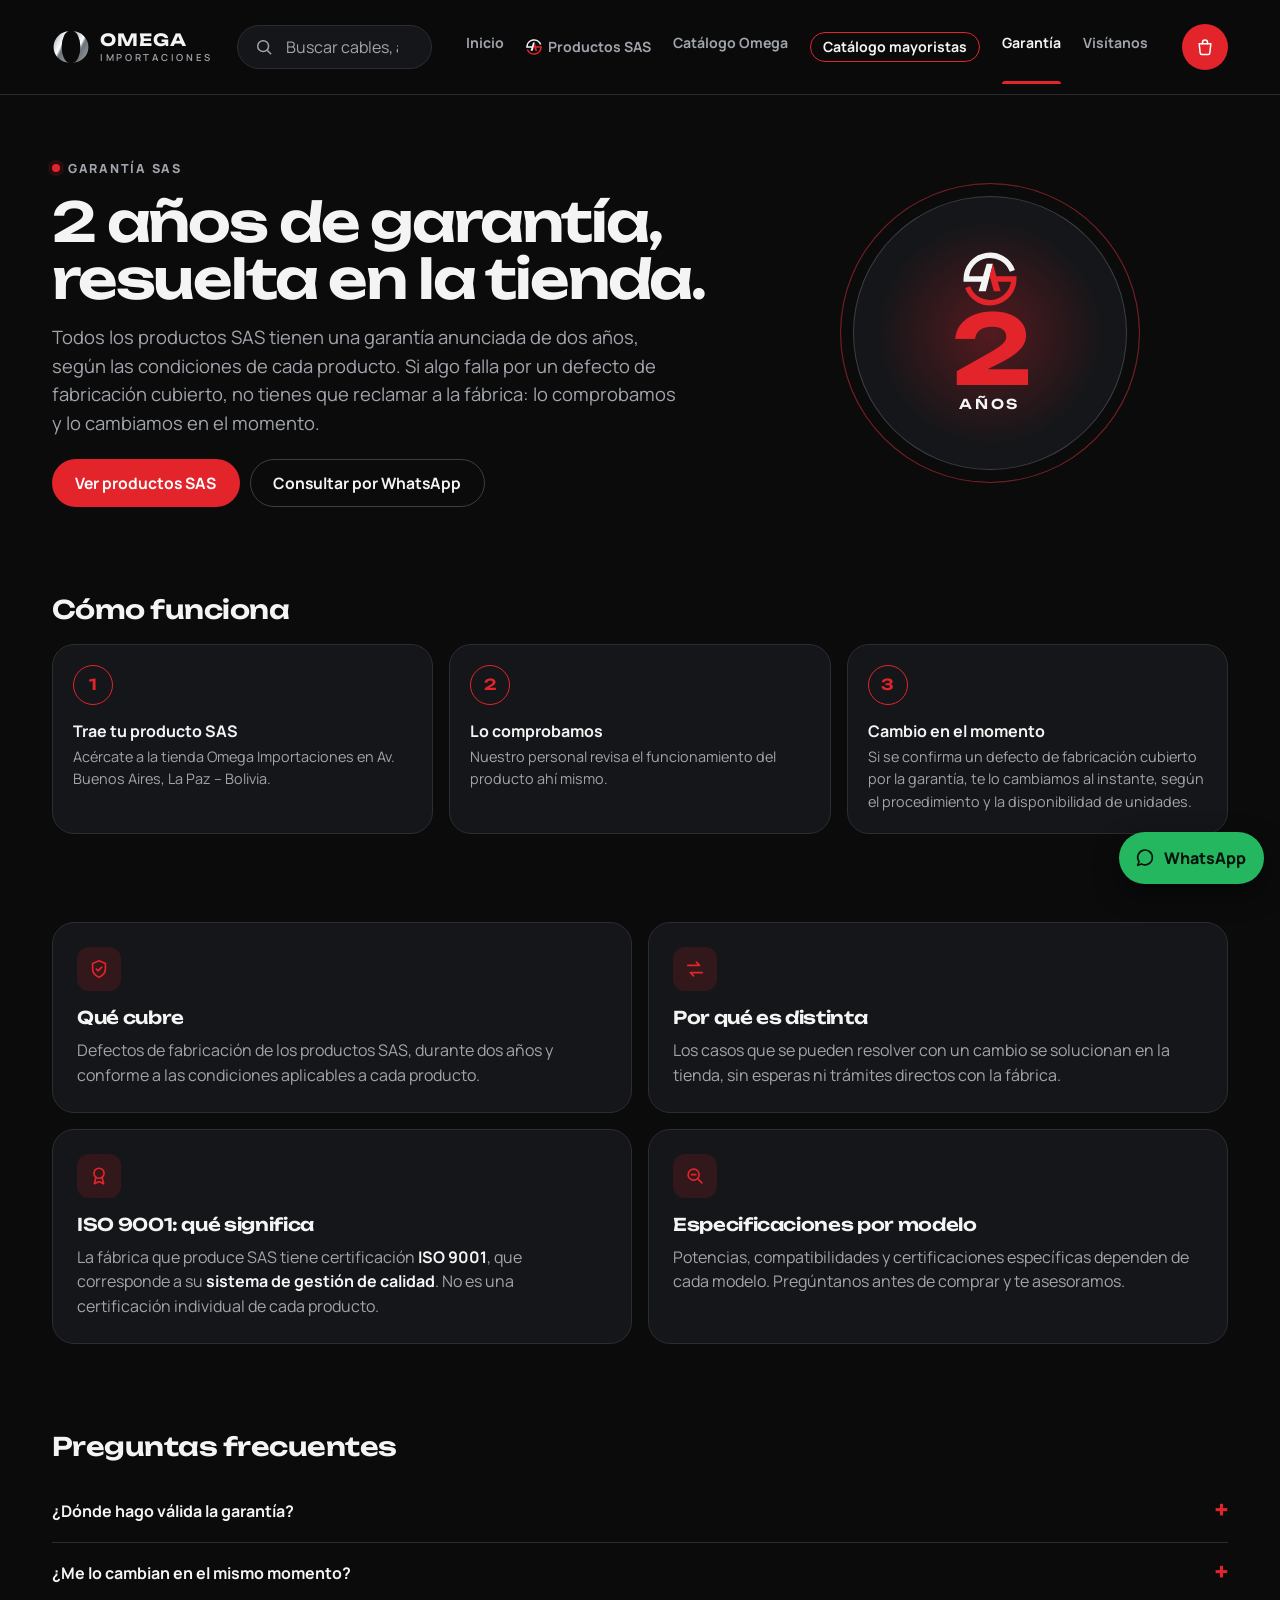
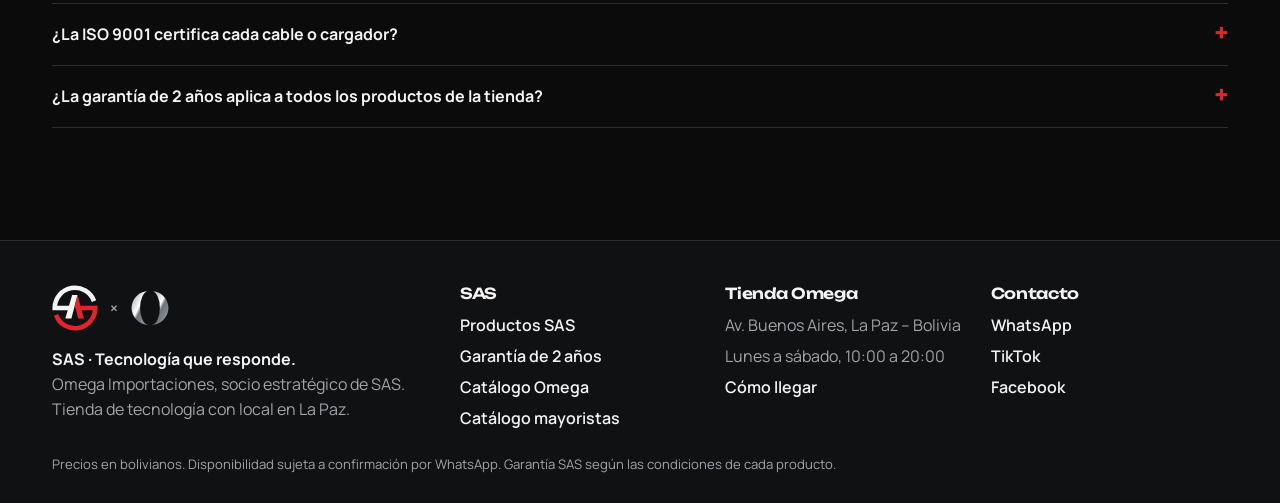
<file: pages/garantia.html>
<!DOCTYPE html>
<html lang="es">

<head>

    <meta charset="UTF-8">
    <meta name="viewport" content="width=device-width, initial-scale=1.0, viewport-fit=cover">

    <title>Garantía SAS de 2 años | Omega Importaciones</title>

    <meta name="description" content="Cómo funciona la garantía SAS: 2 años, comprobación en tienda y cambio en el momento cuando se confirma un defecto de fabricación cubierto.">
    <meta name="theme-color" content="#0b0b0c">
    <meta name="robots" content="index, follow">
    <link rel="canonical" href="https://omegaimportaciones.github.io/Omega/pages/garantia.html">

    <!-- Open Graph -->
    <meta property="og:title" content="Garantía SAS de 2 años | Omega Importaciones">
    <meta property="og:description" content="Cómo funciona la garantía SAS: 2 años, comprobación en tienda y cambio en el momento cuando se confirma un defecto de fabricación cubierto.">
    <meta property="og:image" content="https://omegaimportaciones.github.io/Omega/img/sas/og-sas.jpg">
    <meta property="og:image:width" content="1200">
    <meta property="og:image:height" content="630">
    <meta property="og:url" content="https://omegaimportaciones.github.io/Omega/pages/garantia.html">
    <meta property="og:site_name" content="Omega Importaciones">
    <meta property="og:type" content="website">
    <meta property="og:locale" content="es_BO">
    <meta name="twitter:card" content="summary_large_image">

    <link rel="icon" href="../img/omega-icon-32.png" type="image/png" sizes="32x32">
    <link rel="apple-touch-icon" href="../img/omega-icon-180.png">

    <!-- Google Analytics -->
    <script async src="https://www.googletagmanager.com/gtag/js?id=G-PNVK91HBNP"></script>
    <script>
        window.dataLayer = window.dataLayer || [];
        function gtag() { dataLayer.push(arguments); }
        gtag('js', new Date());
        gtag('config', 'G-PNVK91HBNP');
    </script>

    <!-- Tipografías: Unbounded (títulos y precios) + Manrope (texto) -->
    <link rel="preconnect" href="https://fonts.googleapis.com">
    <link rel="preconnect" href="https://fonts.gstatic.com" crossorigin>
    <link href="https://fonts.googleapis.com/css2?family=Manrope:wght@400;500;600;700;800&family=Unbounded:wght@500;600;700&display=swap" rel="stylesheet">

    <link rel="stylesheet" href="../css/main.css?v=8">

</head>

<body data-base="../" data-page="warranty">

    <main id="main" class="warranty-page">

        <section class="warranty-hero">
            <div>
                <p class="eyebrow"><span class="eyebrow-dot"></span>Garantía SAS</p>
                <h1>2 años de garantía, resuelta en la tienda.</h1>
                <p class="lead">Todos los productos SAS tienen una garantía anunciada de dos años, según las condiciones de cada producto. Si algo falla por un defecto de fabricación cubierto, no tienes que reclamar a la fábrica: lo comprobamos y lo cambiamos en el momento.</p>
                <div class="hero-actions">
                    <a class="button button--solid" href="../pages/sas.html">Ver productos SAS</a>
                    <a class="button button--ghost" data-store-whatsapp target="_blank" rel="noopener">Consultar por WhatsApp</a>
                </div>
            </div>
            <div class="warranty-seal" aria-hidden="true">
                <span data-icon="sas"></span>
                <strong>2</strong>
                <span>años</span>
            </div>
        </section>

        <section class="section">
            <h2>Cómo funciona</h2>
            <ol class="steps steps--cards">
                <li><strong>Trae tu producto SAS</strong><span>Acércate a la tienda Omega Importaciones en <span data-store-address></span>.</span></li>
                <li><strong>Lo comprobamos</strong><span>Nuestro personal revisa el funcionamiento del producto ahí mismo.</span></li>
                <li><strong>Cambio en el momento</strong><span>Si se confirma un defecto de fabricación cubierto por la garantía, te lo cambiamos al instante, según el procedimiento y la disponibilidad de unidades.</span></li>
            </ol>
        </section>

        <section class="section warranty-grid">
            <div class="info-card">
                <span class="fact-icon" data-icon="shield"></span>
                <h2>Qué cubre</h2>
                <p>Defectos de fabricación de los productos SAS, durante dos años y conforme a las condiciones aplicables a cada producto.</p>
            </div>
            <div class="info-card">
                <span class="fact-icon" data-icon="swap"></span>
                <h2>Por qué es distinta</h2>
                <p>Los casos que se pueden resolver con un cambio se solucionan en la tienda, sin esperas ni trámites directos con la fábrica.</p>
            </div>
            <div class="info-card">
                <span class="fact-icon" data-icon="award"></span>
                <h2>ISO 9001: qué significa</h2>
                <p>La fábrica que produce SAS tiene certificación <strong>ISO 9001</strong>, que corresponde a su <strong>sistema de gestión de calidad</strong>. No es una certificación individual de cada producto.</p>
            </div>
            <div class="info-card">
                <span class="fact-icon" data-icon="search2"></span>
                <h2>Especificaciones por modelo</h2>
                <p>Potencias, compatibilidades y certificaciones específicas dependen de cada modelo. Pregúntanos antes de comprar y te asesoramos.</p>
            </div>
        </section>

        <section class="section faq">
            <h2>Preguntas frecuentes</h2>
            <details>
                <summary>¿Dónde hago válida la garantía?</summary>
                <p>En la tienda Omega Importaciones, <span data-store-address></span>. Horario: <span data-store-hours></span>.</p>
            </details>
            <details>
                <summary>¿Me lo cambian en el mismo momento?</summary>
                <p>Sí, cuando el personal confirma que se trata de un defecto de fabricación cubierto por la garantía. El cambio inmediato depende de que haya unidades disponibles.</p>
            </details>
            <details>
                <summary>¿La ISO 9001 certifica cada cable o cargador?</summary>
                <p>No. La ISO 9001 certifica el sistema de gestión de calidad de la fábrica. Las características y certificaciones de cada producto se verifican con la documentación de su modelo.</p>
            </details>
            <details>
                <summary>¿La garantía de 2 años aplica a todos los productos de la tienda?</summary>
                <p>La garantía de 2 años con cambio en tienda es de los productos SAS. Para productos de otras marcas, consulta la cobertura de cada uno por WhatsApp.</p>
            </details>
        </section>

    </main>

    <!-- Configuración -->
    <script src="../js/config/store.config.js"></script>
    <script src="../js/config/sas.config.js"></script>

    <!-- Núcleo -->
    <script src="../js/core/utils.js"></script>
    <script src="../js/core/analytics.js"></script>
    <script src="../js/core/pricing.js"></script>
    <script src="../js/core/inventory.js"></script>
    <script src="../js/core/categories.js"></script>
    <script src="../js/core/sas.js"></script>
    <script src="../js/core/catalog.js"></script>
    <script src="../js/core/search.js"></script>
    <script src="../js/core/cart.js"></script>
    <script src="../js/core/whatsapp.js"></script>

    <!-- Interfaz -->
    <script src="../js/ui/icons.js"></script>
    <script src="../js/ui/toast.js"></script>
    <script src="../js/ui/productCard.js"></script>
    <script src="../js/ui/cartDrawer.js"></script>
    <script src="../js/ui/shell.js"></script>
    <script src="../js/ui/storeInfo.js"></script>

</body>

</html>
</file>
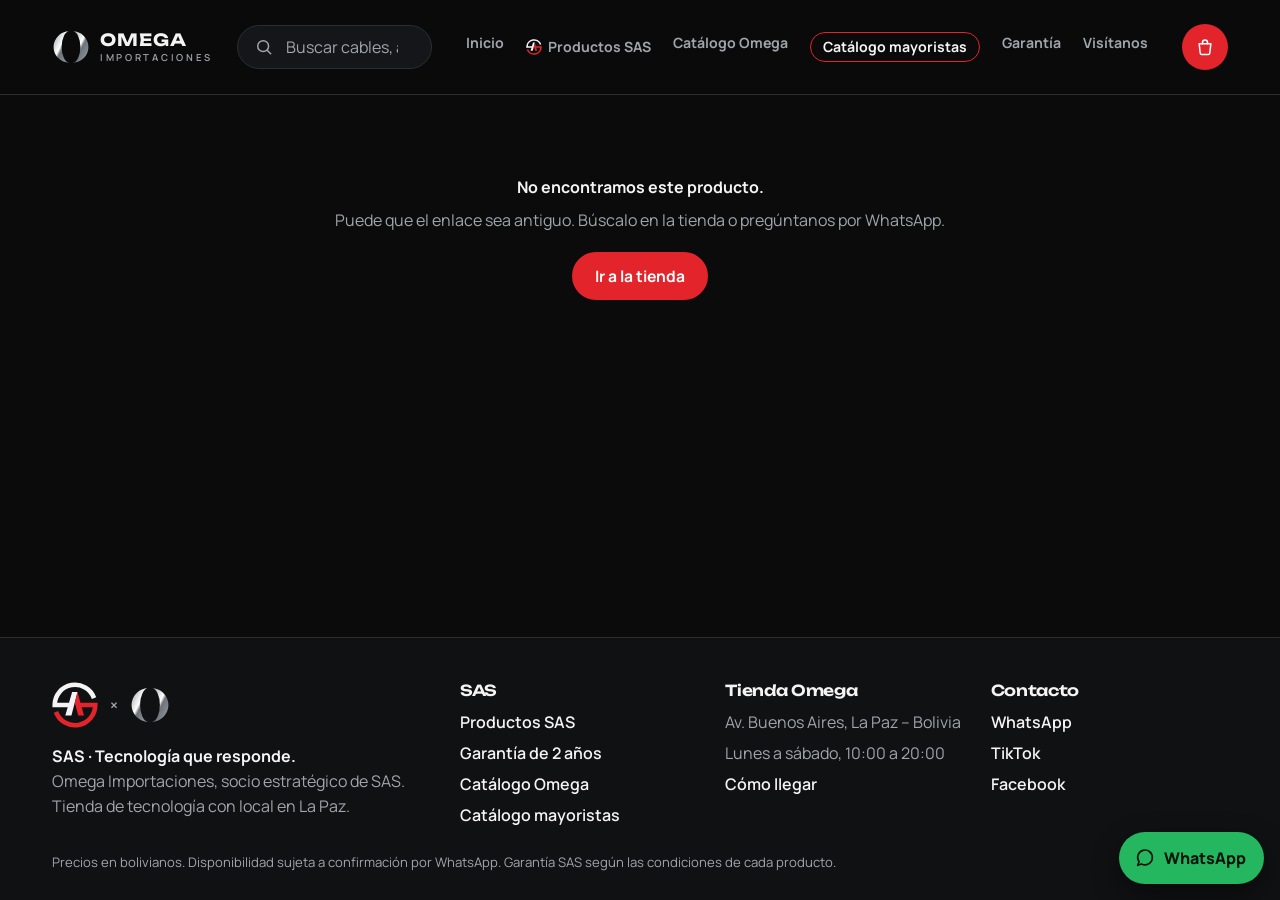
<file: pages/producto.html>
<!DOCTYPE html>
<html lang="es">

<head>

    <meta charset="UTF-8">
    <meta name="viewport" content="width=device-width, initial-scale=1.0, viewport-fit=cover">

    <title>Producto | Omega Importaciones</title>

    <meta name="description" content="Producto disponible en Omega Importaciones, tienda de tecnología en La Paz.">
    <meta name="theme-color" content="#0b0b0c">
    <meta name="robots" content="index, follow">
    <link rel="canonical" href="https://omegaimportaciones.github.io/Omega/pages/producto.html">

    <!-- Open Graph -->
    <meta property="og:title" content="Producto | Omega Importaciones">
    <meta property="og:description" content="Producto disponible en Omega Importaciones, tienda de tecnología en La Paz.">
    <meta property="og:image" content="https://omegaimportaciones.github.io/Omega/img/sas/og-sas.jpg">
    <meta property="og:image:width" content="1200">
    <meta property="og:image:height" content="630">
    <meta property="og:url" content="https://omegaimportaciones.github.io/Omega/pages/producto.html">
    <meta property="og:site_name" content="Omega Importaciones">
    <meta property="og:type" content="website">
    <meta property="og:locale" content="es_BO">
    <meta name="twitter:card" content="summary_large_image">

    <link rel="icon" href="../img/omega-icon-32.png" type="image/png" sizes="32x32">
    <link rel="apple-touch-icon" href="../img/omega-icon-180.png">

    <!-- Google Analytics -->
    <script async src="https://www.googletagmanager.com/gtag/js?id=G-PNVK91HBNP"></script>
    <script>
        window.dataLayer = window.dataLayer || [];
        function gtag() { dataLayer.push(arguments); }
        gtag('js', new Date());
        gtag('config', 'G-PNVK91HBNP');
    </script>

    <!-- Tipografías: Unbounded (títulos y precios) + Manrope (texto) -->
    <link rel="preconnect" href="https://fonts.googleapis.com">
    <link rel="preconnect" href="https://fonts.gstatic.com" crossorigin>
    <link href="https://fonts.googleapis.com/css2?family=Manrope:wght@400;500;600;700;800&family=Unbounded:wght@500;600;700&display=swap" rel="stylesheet">

    <link rel="stylesheet" href="../css/main.css?v=8">

</head>

<body data-base="../" data-page="product">

    <main id="main" class="product-page">

        <div id="productRoot">
            <div class="product-layout is-loading" aria-busy="true">
                <div class="gallery"><div class="gallery-main pedestal"></div></div>
                <div class="product-info"><div class="skeleton"></div><div class="skeleton skeleton--short"></div></div>
            </div>
        </div>

    </main>

    <!-- Configuración -->
    <script src="../js/config/store.config.js"></script>
    <script src="../js/config/sas.config.js"></script>

    <!-- Núcleo -->
    <script src="../js/core/utils.js"></script>
    <script src="../js/core/analytics.js"></script>
    <script src="../js/core/pricing.js"></script>
    <script src="../js/core/inventory.js"></script>
    <script src="../js/core/categories.js"></script>
    <script src="../js/core/sas.js"></script>
    <script src="../js/core/catalog.js"></script>
    <script src="../js/core/search.js"></script>
    <script src="../js/core/cart.js"></script>
    <script src="../js/core/whatsapp.js"></script>

    <!-- Interfaz -->
    <script src="../js/ui/icons.js"></script>
    <script src="../js/ui/toast.js"></script>
    <script src="../js/ui/productCard.js"></script>
    <script src="../js/ui/cartDrawer.js"></script>
    <script src="../js/ui/shell.js"></script>
    <script src="../js/pages/product.js"></script>

</body>

</html>
</file>
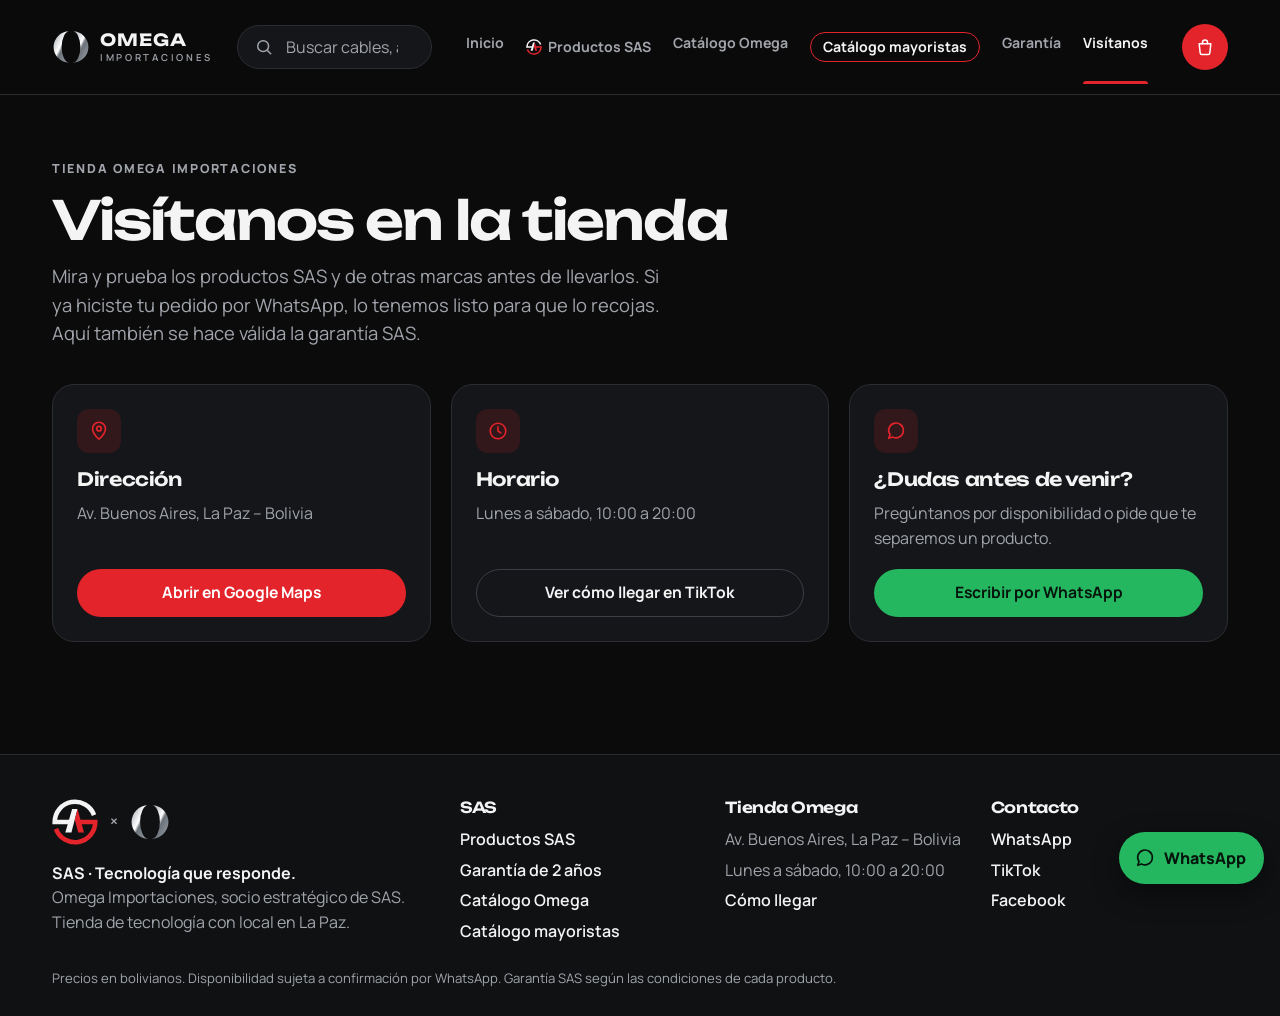
<file: pages/ubicacion.html>
<!DOCTYPE html>
<html lang="es">

<head>

    <meta charset="UTF-8">
    <meta name="viewport" content="width=device-width, initial-scale=1.0, viewport-fit=cover">

    <title>Visítanos | Omega Importaciones</title>

    <meta name="description" content="Tienda Omega Importaciones en Av. Buenos Aires, La Paz. Mira los productos SAS y de otras marcas en persona.">
    <meta name="theme-color" content="#0b0b0c">
    <meta name="robots" content="index, follow">
    <link rel="canonical" href="https://omegaimportaciones.github.io/Omega/pages/ubicacion.html">

    <!-- Open Graph -->
    <meta property="og:title" content="Visítanos | Omega Importaciones">
    <meta property="og:description" content="Tienda Omega Importaciones en Av. Buenos Aires, La Paz. Mira los productos SAS y de otras marcas en persona.">
    <meta property="og:image" content="https://omegaimportaciones.github.io/Omega/img/sas/og-sas.jpg">
    <meta property="og:image:width" content="1200">
    <meta property="og:image:height" content="630">
    <meta property="og:url" content="https://omegaimportaciones.github.io/Omega/pages/ubicacion.html">
    <meta property="og:site_name" content="Omega Importaciones">
    <meta property="og:type" content="website">
    <meta property="og:locale" content="es_BO">
    <meta name="twitter:card" content="summary_large_image">

    <link rel="icon" href="../img/omega-icon-32.png" type="image/png" sizes="32x32">
    <link rel="apple-touch-icon" href="../img/omega-icon-180.png">

    <!-- Google Analytics -->
    <script async src="https://www.googletagmanager.com/gtag/js?id=G-PNVK91HBNP"></script>
    <script>
        window.dataLayer = window.dataLayer || [];
        function gtag() { dataLayer.push(arguments); }
        gtag('js', new Date());
        gtag('config', 'G-PNVK91HBNP');
    </script>

    <!-- Tipografías: Unbounded (títulos y precios) + Manrope (texto) -->
    <link rel="preconnect" href="https://fonts.googleapis.com">
    <link rel="preconnect" href="https://fonts.gstatic.com" crossorigin>
    <link href="https://fonts.googleapis.com/css2?family=Manrope:wght@400;500;600;700;800&family=Unbounded:wght@500;600;700&display=swap" rel="stylesheet">

    <link rel="stylesheet" href="../css/main.css?v=8">

</head>

<body data-base="../" data-page="location">

    <main id="main" class="location">

        <section class="location-hero">
            <p class="eyebrow">Tienda Omega Importaciones</p>
            <h1>Visítanos en la tienda</h1>
            <p class="lead">Mira y prueba los productos SAS y de otras marcas antes de llevarlos. Si ya hiciste tu pedido por WhatsApp, lo tenemos listo para que lo recojas. Aquí también se hace válida la garantía SAS.</p>
        </section>

        <div class="location-grid">
            <div class="location-card">
                <span class="fact-icon" data-icon="pin"></span>
                <h2>Dirección</h2>
                <p data-store-address></p>
                <a class="button button--solid button--block" data-store-maps target="_blank" rel="noopener">Abrir en Google Maps</a>
            </div>
            <div class="location-card">
                <span class="fact-icon" data-icon="clock"></span>
                <h2>Horario</h2>
                <p data-store-hours></p>
                <a class="button button--ghost button--block" data-store-tiktok target="_blank" rel="noopener">Ver cómo llegar en TikTok</a>
            </div>
            <div class="location-card">
                <span class="fact-icon" data-icon="chat"></span>
                <h2>¿Dudas antes de venir?</h2>
                <p>Pregúntanos por disponibilidad o pide que te separemos un producto.</p>
                <a class="button button--whatsapp button--block" data-store-whatsapp target="_blank" rel="noopener">Escribir por WhatsApp</a>
            </div>
        </div>

    </main>

    <!-- Configuración -->
    <script src="../js/config/store.config.js"></script>
    <script src="../js/config/sas.config.js"></script>

    <!-- Núcleo -->
    <script src="../js/core/utils.js"></script>
    <script src="../js/core/analytics.js"></script>
    <script src="../js/core/pricing.js"></script>
    <script src="../js/core/inventory.js"></script>
    <script src="../js/core/categories.js"></script>
    <script src="../js/core/sas.js"></script>
    <script src="../js/core/catalog.js"></script>
    <script src="../js/core/search.js"></script>
    <script src="../js/core/cart.js"></script>
    <script src="../js/core/whatsapp.js"></script>

    <!-- Interfaz -->
    <script src="../js/ui/icons.js"></script>
    <script src="../js/ui/toast.js"></script>
    <script src="../js/ui/productCard.js"></script>
    <script src="../js/ui/cartDrawer.js"></script>
    <script src="../js/ui/shell.js"></script>
    <script src="../js/ui/storeInfo.js"></script>

</body>

</html>
</file>
<file: css/main.css>
/* =========================================================
   OMEGA — hoja principal (solo importa módulos)
   Identidad "vitrina": superficies plata y grafito tomadas
   del logo cromado + etiqueta amarilla de precio.
========================================================= */

@import url("base/tokens.css");
@import url("base/reset.css");
@import url("base/typography.css");
@import url("base/layout.css");

@import url("components/buttons.css");
@import url("components/header.css");
@import url("components/price-tag.css");
@import url("components/product-card.css");
@import url("components/rail.css");
@import url("components/chips.css");
@import url("components/drawer.css");
@import url("components/order-bar.css");
@import url("components/toast.css");
@import url("components/feedback.css");
@import url("components/footer.css");

@import url("pages/home.css");
@import url("pages/shop.css");
@import url("pages/product.css");
@import url("pages/location.css");
@import url("pages/warranty.css");
</file>
